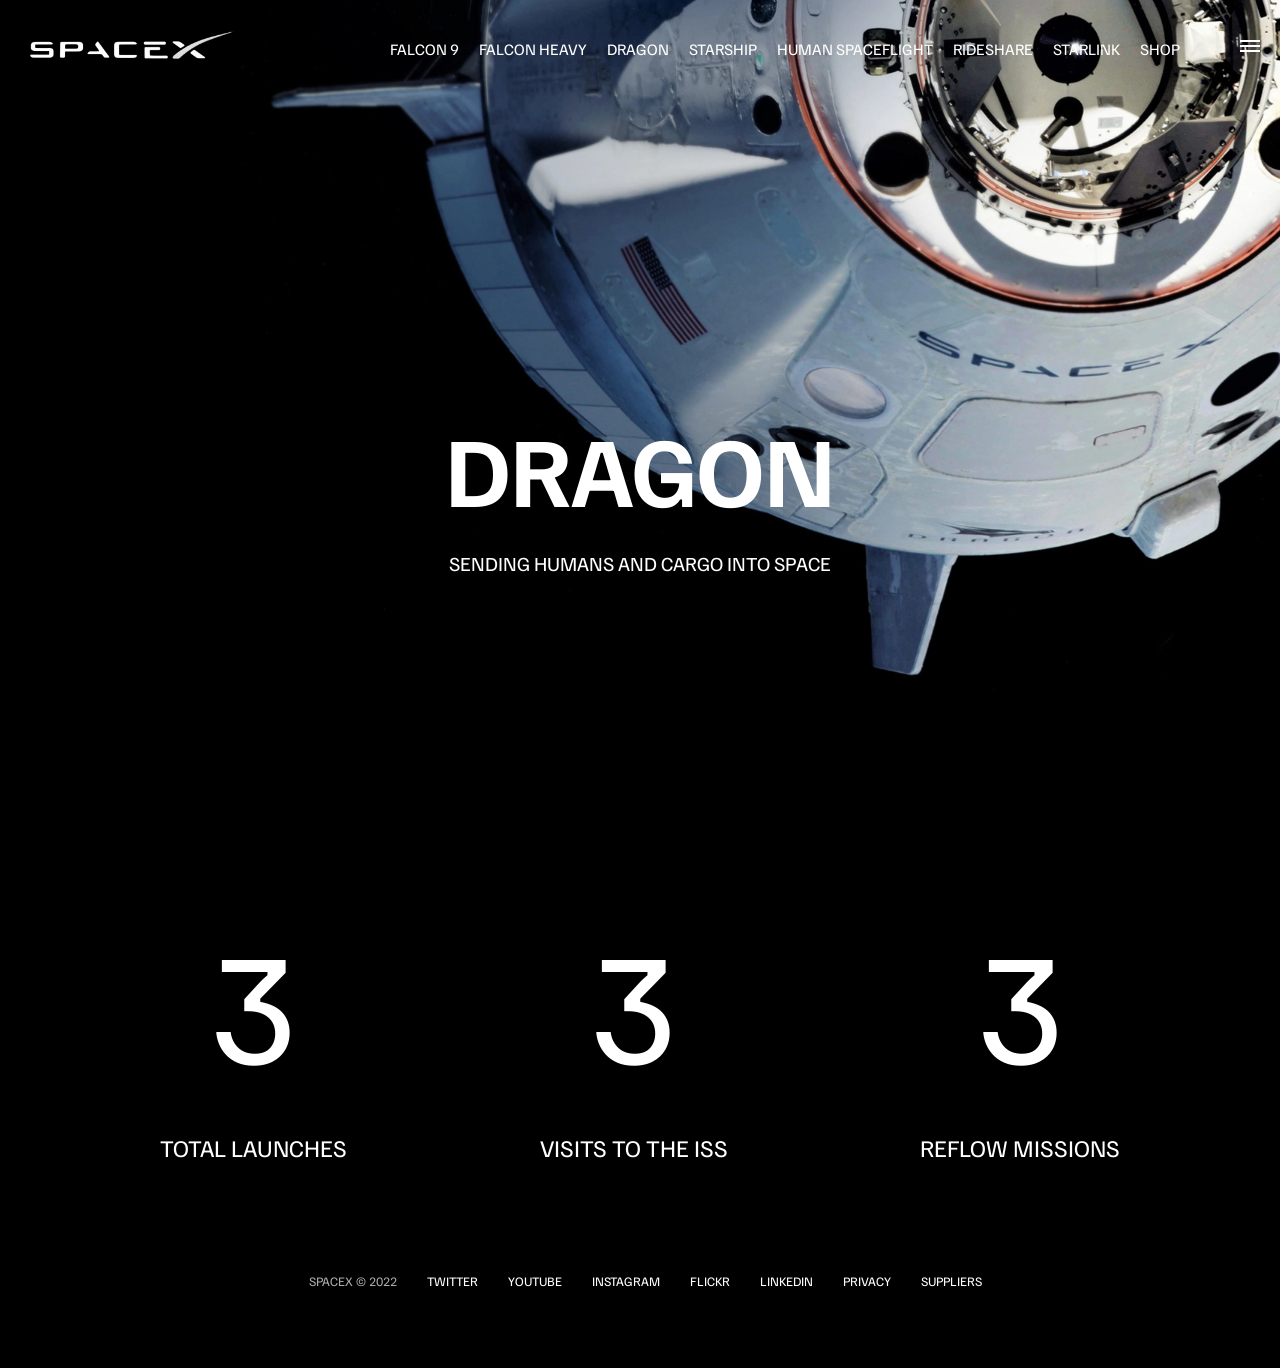
<file: spacex-clone/dragon.html>
<!DOCTYPE html>
<html lang="en">
  <head>
    <meta charset="UTF-8" />
    <meta http-equiv="X-UA-Compatible" content="IE=edge" />
    <meta name="viewport" content="width=device-width, initial-scale=1.0" />
    <link rel="stylesheet" href="./css/style.css" />
    <script src="./js/script.js" defer></script>
    <title>SpaceX - Dragon</title>
  </head>
  <body>
    <div id="overlay"></div>
    <div id="mobile-menu" class="mobile-main-menu">
      <ul>
        <li><a href="#">MISSION</a></li>
        <li><a href="#">LAUNCHES</a></li>
        <li><a href="#">CAREERS</a></li>
        <li><a href="#">UPDATES</a></li>
        <li><a href="#">SHOP</a></li>

        <li class="mobile-only"><a href="./falcon9.html">FALCON 9</a></li>
        <li class="mobile-only">
          <a href="./falcon-heavy.html">FALCON HEAVY</a>
        </li>
        <li class="mobile-only"><a href="./dragon.html">DRAGON</a></li>
        <li class="mobile-only"><a href="#">STARSHIP</a></li>
        <li class="mobile-only"><a href="#">HUMAN SPACEFLIGHT</a></li>
        <li class="mobile-only"><a href="#">RIDESHARE</a></li>
        <li class="mobile-only"><a href="#">STARLINK</a></li>
      </ul>
    </div>
    <header class="main-header">
      <div class="logo">
        <a href="/">
          <img src="./assets/images/logo.png" alt="SpaceX" />
        </a>
      </div>
      <nav class="desktop-main-menu">
        <ul>
          <li><a href="./falcon9.html">FALCON 9</a></li>
          <li><a href="./falcon-heavy.html">FALCON HEAVY</a></li>
          <li><a href="./dragon.html">DRAGON</a></li>
          <li><a href="#">STARSHIP</a></li>
          <li><a href="#">HUMAN SPACEFLIGHT</a></li>
          <li><a href="#">RIDESHARE</a></li>
          <li><a href="#">STARLINK</a></li>
          <li><a href="#">SHOP</a></li>
        </ul>
      </nav>
    </header>

    <!-- Hamburger Menu -->
    <button id="menu-btn" class="hamburger" type="button">
      <span class="hamburger-top"></span>
      <span class="hamburger-middle"></span>
      <span class="hamburger-bottom"></span>
    </button>

    <!-- Falcon 9 -->
    <section class="section-animate bg-dragon"></section>
    <div class="section-inner-center">
      <h3>DRAGON</h3>
      <p>SENDING HUMANS AND CARGO INTO SPACE</p>
    </div>

    <!-- Stats -->
    <div class="stats">
      <div>
        <span class="counter" data-target="34">0</span>
        <h4>TOTAL LAUNCHES</h4>
      </div>
      <div>
        <span class="counter" data-target="31">0</span>
        <h4>VISITS TO THE ISS</h4>
      </div>
      <div>
        <span class="counter" data-target="13">0</span>
        <h4>REFLOW MISSIONS</h4>
      </div>
    </div>

    <!-- Footer -->
    <footer>
      <ul>
        <li>SpaceX © 2022</li>
        <li><a href="#">TWITTER</a></li>
        <li><a href="#">YOUTUBE</a></li>
        <li><a href="#">INSTAGRAM</a></li>
        <li><a href="#">FLICKR</a></li>
        <li><a href="#">LINKEDIN</a></li>
        <li><a href="#">PRIVACY</a></li>
        <li><a href="#">SUPPLIERS</a></li>
      </ul>
    </footer>
  </body>
</html>
</file>
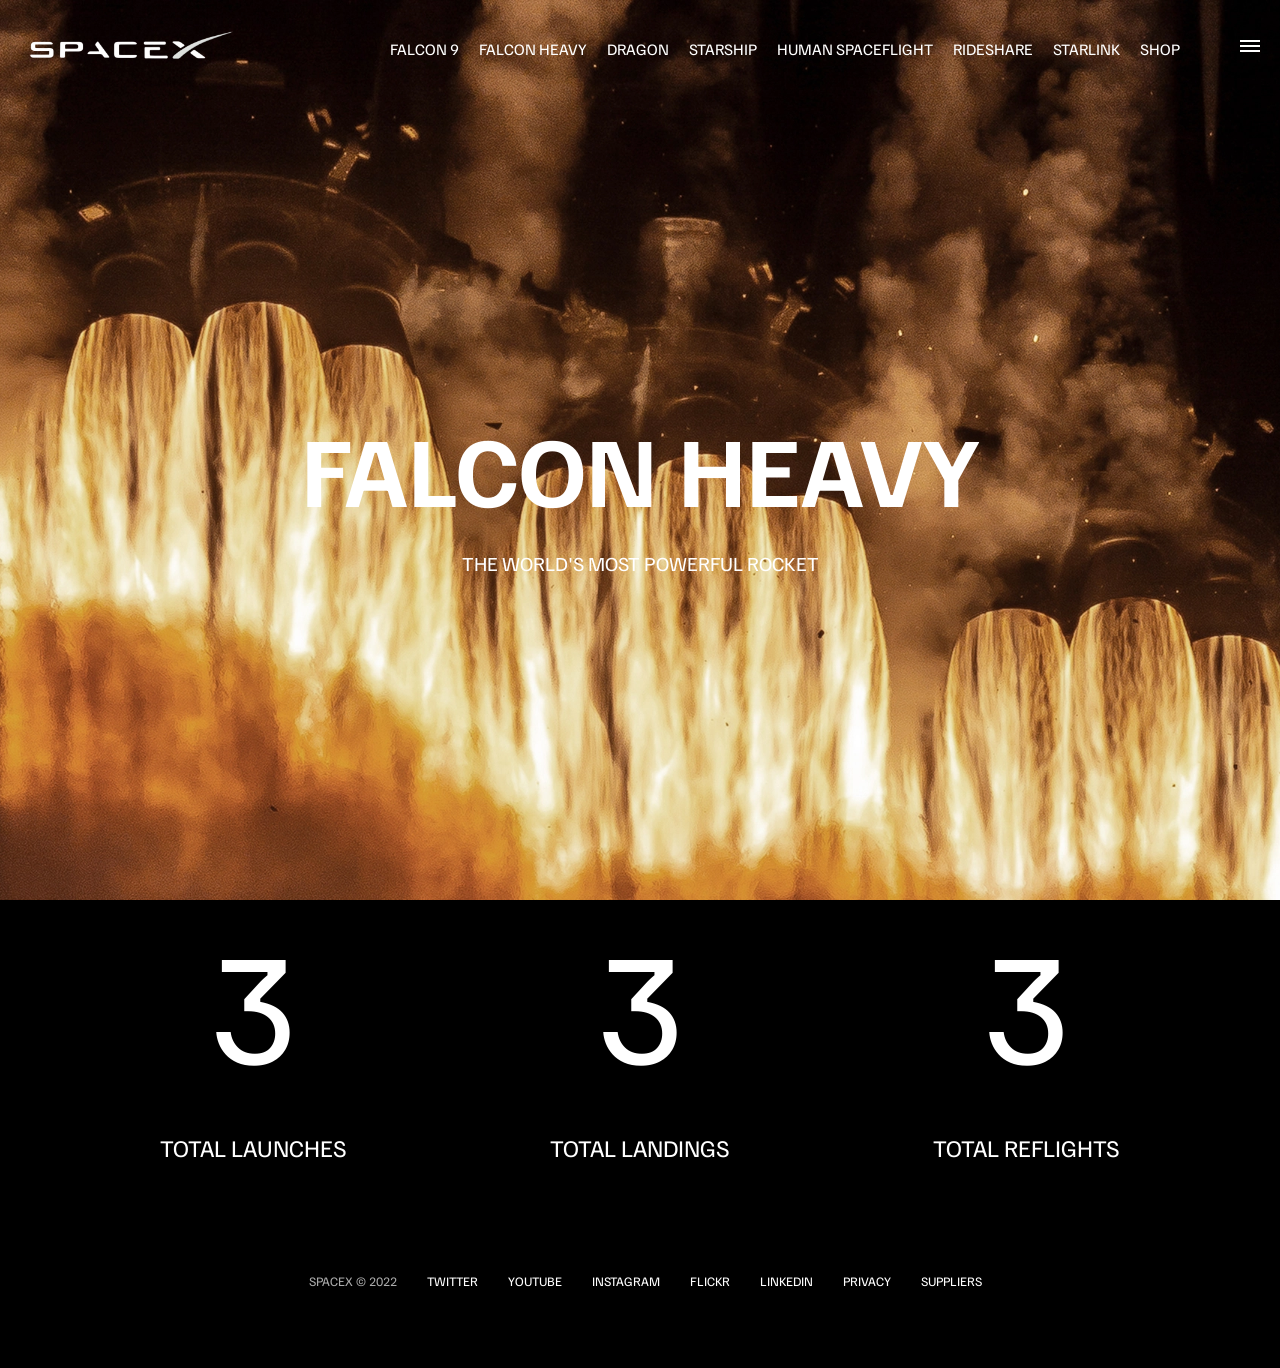
<file: spacex-clone/falcon-heavy.html>
<!DOCTYPE html>
<html lang="en">
  <head>
    <meta charset="UTF-8" />
    <meta http-equiv="X-UA-Compatible" content="IE=edge" />
    <meta name="viewport" content="width=device-width, initial-scale=1.0" />
    <link rel="stylesheet" href="./css/style.css" />
    <script src="./js/script.js" defer></script>
    <title>SpaceX - Falcon Heavy</title>
  </head>
  <body>
    <div id="overlay"></div>
    <div id="mobile-menu" class="mobile-main-menu">
      <ul>
        <li><a href="#">MISSION</a></li>
        <li><a href="#">LAUNCHES</a></li>
        <li><a href="#">CAREERS</a></li>
        <li><a href="#">UPDATES</a></li>
        <li><a href="#">SHOP</a></li>

        <li class="mobile-only"><a href="./falcon9.html">FALCON 9</a></li>
        <li class="mobile-only">
          <a href="./falcon-heavy.html">FALCON HEAVY</a>
        </li>
        <li class="mobile-only"><a href="./dragon.html">DRAGON</a></li>
        <li class="mobile-only"><a href="#">STARSHIP</a></li>
        <li class="mobile-only"><a href="#">HUMAN SPACEFLIGHT</a></li>
        <li class="mobile-only"><a href="#">RIDESHARE</a></li>
        <li class="mobile-only"><a href="#">STARLINK</a></li>
      </ul>
    </div>
    <header class="main-header">
      <div class="logo">
        <a href="/">
          <img src="./assets/images/logo.png" alt="SpaceX" />
        </a>
      </div>
      <nav class="desktop-main-menu">
        <ul>
          <li><a href="./falcon9.html">FALCON 9</a></li>
          <li><a href="./falcon-heavy.html">FALCON HEAVY</a></li>
          <li><a href="./dragon.html">DRAGON</a></li>
          <li><a href="#">STARSHIP</a></li>
          <li><a href="#">HUMAN SPACEFLIGHT</a></li>
          <li><a href="#">RIDESHARE</a></li>
          <li><a href="#">STARLINK</a></li>
          <li><a href="#">SHOP</a></li>
        </ul>
      </nav>
    </header>

    <!-- Hamburger Menu -->
    <button id="menu-btn" class="hamburger" type="button">
      <span class="hamburger-top"></span>
      <span class="hamburger-middle"></span>
      <span class="hamburger-bottom"></span>
    </button>

    <!-- Falcon 9 -->
    <section class="section-animate bg-falcon-heavy"></section>
    <div class="section-inner-center">
      <h3>FALCON HEAVY</h3>
      <p>THE WORLD'S MOST POWERFUL ROCKET</p>
    </div>

    <!-- Stats -->
    <div class="stats">
      <div>
        <span class="counter" data-target="3">0</span>
        <h4>TOTAL LAUNCHES</h4>
      </div>
      <div>
        <span class="counter" data-target="7">0</span>
        <h4>TOTAL LANDINGS</h4>
      </div>
      <div>
        <span class="counter" data-target="4">0</span>
        <h4>TOTAL REFLIGHTS</h4>
      </div>
    </div>

    <!-- Footer -->
    <footer>
      <ul>
        <li>SpaceX © 2022</li>
        <li><a href="#">TWITTER</a></li>
        <li><a href="#">YOUTUBE</a></li>
        <li><a href="#">INSTAGRAM</a></li>
        <li><a href="#">FLICKR</a></li>
        <li><a href="#">LINKEDIN</a></li>
        <li><a href="#">PRIVACY</a></li>
        <li><a href="#">SUPPLIERS</a></li>
      </ul>
    </footer>
  </body>
</html>
</file>
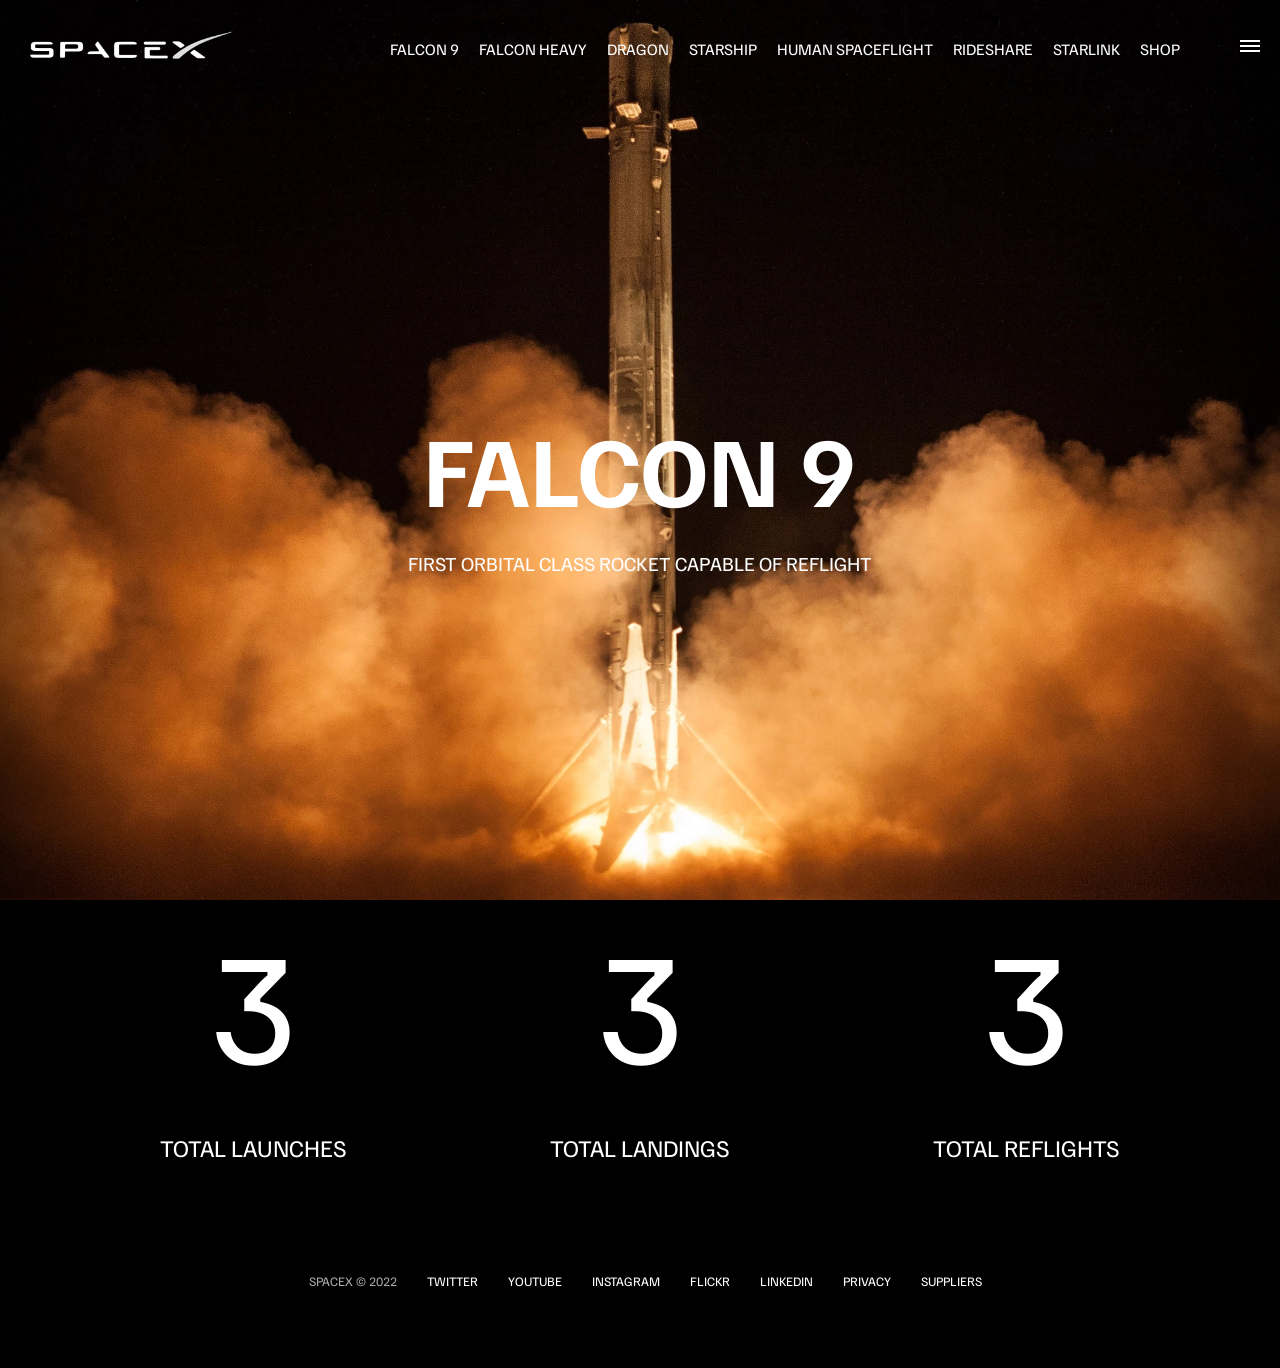
<file: spacex-clone/falcon9.html>
<!DOCTYPE html>
<html lang="en">
  <head>
    <meta charset="UTF-8" />
    <meta http-equiv="X-UA-Compatible" content="IE=edge" />
    <meta name="viewport" content="width=device-width, initial-scale=1.0" />
    <link rel="stylesheet" href="./css/style.css" />
    <script src="./js/script.js" defer></script>
    <title>SpaceX - Falcon 9</title>
  </head>
  <body>
    <div id="overlay"></div>
    <div id="mobile-menu" class="mobile-main-menu">
      <ul>
        <li><a href="#">MISSION</a></li>
        <li><a href="#">LAUNCHES</a></li>
        <li><a href="#">CAREERS</a></li>
        <li><a href="#">UPDATES</a></li>
        <li><a href="#">SHOP</a></li>

        <li class="mobile-only"><a href="./falcon9.html">FALCON 9</a></li>
        <li class="mobile-only">
          <a href="./falcon-heavy.html">FALCON HEAVY</a>
        </li>
        <li class="mobile-only"><a href="./dragon.html">DRAGON</a></li>
        <li class="mobile-only"><a href="#">STARSHIP</a></li>
        <li class="mobile-only"><a href="#">HUMAN SPACEFLIGHT</a></li>
        <li class="mobile-only"><a href="#">RIDESHARE</a></li>
        <li class="mobile-only"><a href="#">STARLINK</a></li>
      </ul>
    </div>
    <header class="main-header">
      <div class="logo">
        <a href="/">
          <img src="./assets/images/logo.png" alt="SpaceX" />
        </a>
      </div>
      <nav class="desktop-main-menu">
        <ul>
          <li><a href="./falcon9.html">FALCON 9</a></li>
          <li><a href="./falcon-heavy.html">FALCON HEAVY</a></li>
          <li><a href="./dragon.html">DRAGON</a></li>
          <li><a href="#">STARSHIP</a></li>
          <li><a href="#">HUMAN SPACEFLIGHT</a></li>
          <li><a href="#">RIDESHARE</a></li>
          <li><a href="#">STARLINK</a></li>
          <li><a href="#">SHOP</a></li>
        </ul>
      </nav>
    </header>

    <!-- Hamburger Menu -->
    <button id="menu-btn" class="hamburger" type="button">
      <span class="hamburger-top"></span>
      <span class="hamburger-middle"></span>
      <span class="hamburger-bottom"></span>
    </button>

    <!-- Falcon 9 -->
    <section class="section-animate bg-falcon-9"></section>
    <div class="section-inner-center">
      <h3>FALCON 9</h3>
      <p>FIRST ORBITAL CLASS ROCKET CAPABLE OF REFLIGHT</p>
    </div>

    <!-- Stats -->
    <div class="stats">
      <div>
        <span class="counter" data-target="3">0</span>
        <h4>TOTAL LAUNCHES</h4>
      </div>
      <div>
        <span class="counter" data-target="7">0</span>
        <h4>TOTAL LANDINGS</h4>
      </div>
      <div>
        <span class="counter" data-target="4">0</span>
        <h4>TOTAL REFLIGHTS</h4>
      </div>
    </div>

    <!-- Footer -->
    <footer>
      <ul>
        <li>SpaceX © 2022</li>
        <li><a href="#">TWITTER</a></li>
        <li><a href="#">YOUTUBE</a></li>
        <li><a href="#">INSTAGRAM</a></li>
        <li><a href="#">FLICKR</a></li>
        <li><a href="#">LINKEDIN</a></li>
        <li><a href="#">PRIVACY</a></li>
        <li><a href="#">SUPPLIERS</a></li>
      </ul>
    </footer>
  </body>
</html>
</file>
<file: spacex-clone/css/style.css>
@import url('https://fonts.googleapis.com/css2?family=Familjen+Grotesk:wght@400;600;700&display=swap');

:root {
  --color-white: #fff;
  --color-black: #000;
}

html {
  box-sizing: border-box;
}

*,
*::before,
*::after {
  box-sizing: inherit;
}

body {
  background: var(--color-black);
  color: var(--color-white);
  font-family: 'Familjen Grotesk', sans-serif;
  margin: 0;
  padding: 0;
}

a {
  text-decoration: none;
  color: var(--color-white);
}

ul {
  list-style: none;
}

/* Header & Navbar */



.main-header {
  position: fixed;
  top: 0;
  left: 0;
  display: flex;
  justify-content: space-between;
  align-items: center;
  z-index: 3;
  width: 100%;
  height: 100px;
  padding: 0 30px;
  transition: background-color 0.5s ease, opacity 0.5s ease; 
}

.hidden-header * {
  opacity: 0;
  visibility: hidden;
}


/* Logo */

.logo {
  width: 210px;
  height: auto;
}

.logo img {
  display: block;
  width: 100%;
  height: auto;
}

/* Desktop Menu */

.desktop-main-menu {
  margin-right: 50px;
}

.desktop-main-menu ul {
  display: flex;
}

.desktop-main-menu ul li {
  position: relative;
  margin-right: 20px;
  padding-bottom: 2px;
}

/* Menu Item Bottom Border */

.desktop-main-menu ul li a::after {
  content: '';
  font-weight: bold;
  position: absolute;
  bottom: 0;
  left: 0;
  width: 100%;
  height: 1px;
  background: #99431f;
  transform: scaleX(0);
  transition: transform 0.6s cubic-bezier(0.19, 1, 0.22, 1);
  transform-origin: right center;
}

.desktop-main-menu ul li a:hover::after {
  transform: scaleX(1);
  transform-origin: left center;
  transition-duration: 0.4s;
}

/* Sections */

section {
  position: relative;
  height: 100vh;
  background-position: center;
  background-repeat: no-repeat;
  background-size: cover;
}

.section-inner {
  position: absolute;
  bottom: 200px;
  left: 150px;
  max-width: 560px;
}

.section-inner h4 {
  font-size: 22px;
  font-weight: 300;
  margin-bottom: 5px;
  animation: fadeInUp 0.5s ease-in-out;
}

.section-inner h2 {
  font-size: 50px;
  margin-bottom: 20px;
  animation: fadeInUp 0.5s ease-in-out 0.2s;
  animation-fill-mode: both; /* Stop from showing at start */
}

.section-inner a {
  animation: fadeInUp 0.5s ease-in-out 0.4s;
  animation-fill-mode: both; /* Stop from showing at start */
}

/* Background Images */

.section-a {
  background-image: url('../assets/images/cs1.1.webp');
}

.section-b {
  background-image: url('../assets/images/serp.webp');
}

.section-c {
  background-image: url('../assets/images/balloon4.webp');
}

.section-d {
  background-image: url('../assets/images/bevo1.1.webp');
}

.section-e {
  background-image: url('../assets/images/rash1.webp');
}

.section-f {
  background-image: url('../assets/images/TSLteam.webp');
}

.btn {
  position: relative;
  display: inline-block;
  cursor: pointer;
  text-align: center;
  min-width: 130px;
  padding: 15px 50px;
  margin-top: 10px;
  border: 2px solid var(--color-white);
  font-weight: 700;
  overflow: hidden;
  z-index: 2;
}

.btn:hover span {
  color: var(--color-black);
}

.btn .hover {
  position: absolute;
  top: 0;
  left: 0;
  width: 100%;
  height: 100%;
  background-color: var(--color-white);
  color: var(--color-black);
  z-index: -1;
  transform: translateY(100%);
  transition: transform 0.6s cubic-bezier(0.19, 1, 0.22, 1);
}

.btn:hover .hover {
  transform: translateY(0);
}

.scroll-arrow {
  position: absolute;
  bottom: 50px;
  left: 50%;
  transform: translateX(-50%);
  animation: fadeBounce 5s infinite;
}

/* Footer */

footer {
  position: relative;
  padding: 55px 0;
}

footer ul {
  display: flex;
  justify-content: center;
  align-items: center;
  flex-wrap: wrap;
}

footer ul li {
  color: #aaa;
  font-size: 13px;
  line-height: 2.5;
  margin-right: 30px;
  text-transform: uppercase;
}

footer ul li a {
  color: var(--color-white);
  transition: color 0.6s;
}

footer ul li a:hover {
  color: #aaa;
}

/* Hamburger Menu */

.hamburger {
  position: fixed;
  top: 40px;
  right: 20px;
  z-index: 10;
  cursor: pointer;
  width: 20px;
  height: 20px;
  background: none;
  border: none;
}

.hamburger-top,
.hamburger-middle,
.hamburger-bottom {
  position: absolute;
  width: 20px;
  height: 2px;
  top: 0;
  left: 0;
  background: var(--color-white);
  transition: all 0.5s;
}

.hamburger-middle {
  transform: translateY(5px);
}

.hamburger-bottom {
  transform: translateY(10px);
}

.open {
  transform: rotate(90deg);
}

.open .hamburger-top {
  transform: rotate(45deg) translateY(6px) translateX(6px);
}

.open .hamburger-middle {
  display: none;
}

.open .hamburger-bottom {
  transform: rotate(-45deg) translateY(6px) translateX(-6px);
}

/* Overlay */

.overlay-show {
  position: fixed;
  top: 0;
  left: 0;
  width: 100%;
  height: 100%;
  background-color: rgba(0, 0, 0, 0.5);
  z-index: 3;
}

.stop-scrolling {
  overflow: hidden;
}

/* Hide Mobile Main Items */

.mobile-only {
  display: none;
}

/* Mobile Menu */

.mobile-main-menu {
  position: fixed;
  top: 0;
  right: 0;
  width: 350px;
  height: 100%;
  background-color: var(--color-black);
  z-index: 4;
  display: flex;
  justify-content: center;
  align-items: center;
  transform: translateX(100%);
  transition: transform 0.6s cubic-bezier(0.19, 1, 0.22, 1);
}

/* Bring Menu from Right */

.show-menu {
  transform: translateX(0);
}

.mobile-main-menu ul {
  display: flex;
  flex-direction: column;
  align-items: flex-end;
  justify-content: center;
  padding: 50px;
  width: 100%;
}

.mobile-main-menu ul li {
  border-bottom: 1px solid #555;
  font-size: 18px;
  margin-bottom: 20px;
  padding-bottom: 8px;
  text-align: right;
  width: 100%;
}

.mobile-main-menu ul li a {
  color: var(--color-white);
  transition: color 0.6s;
}

.mobile-main-menu ul li a:hover {
  color: #99431f;
}

/* Inner Pages */

.bg-falcon-9 {
  background-image: url('../assets/images/falcon-9.webp');
}

.bg-falcon-heavy {
  background-image: url('../assets/images/falcon-heavy.webp');
}

.bg-dragon {
  background-image: url('../assets/images/dragon.webp');
}

.section-animate {
  animation: fadeIn 2s ease-in-out;
}

.section-inner-center {
  position: absolute;
  top: 50%;
  left: 50%;
  transform: translate(-50%, -50%);
  text-align: center;
  width: 80%;
}

.section-inner-center h3 {
  font-size: 100px;
  margin-bottom: 15px;
  animation: fadeInUp 0.5s ease-in-out;
}

.section-inner-center p {
  font-size: 20px;
  animation: fadeInUp 0.5s ease-in-out 0.2s;
  animation-fill-mode: both;
}

/* Stats */

.stats {
  max-width: 960px;
  margin: 0 auto;
  display: flex;
  justify-content: space-between;
  align-items: center;
  text-align: center;
}

.stats div span {
  font-size: 160px;
}

.stats div h4 {
  font-size: 24px;
  font-weight: 300;
}

/* Animations */

@keyframes fadeInUp {
  0% {
    opacity: 0;
    transform: translateY(140px);
  }
  100% {
    opacity: 1;
    transform: translateY(0);
  }
}

@keyframes fadeIn {
  0% {
    opacity: 0;
  }
  100% {
    opacity: 1;
  }
}

@keyframes fadeBounce {
  0%,
  20%,
  50%,
  80%,
  100% {
    opacity: 0;
    transform: translateY(-20px);
  }

  40% {
    opacity: 1;
    transform: translateY(0);
  }
}

/* Media Queries */

@media (max-width: 960px) {
  /* Hide Desktop Menu */

  .desktop-main-menu {
    display: none;
  }

  /* Show Mobile Main Items */

  .mobile-only {
    display: block;
  }

  .section-inner-center h3 {
    font-size: 75px;
  }
}

@media (max-width: 600px) {
  .section-inner {
    bottom: 75px;
    left: 20px;
  }

  .section-inner h2 {
    font-size: 40px;
  }

  footer ul li:first-child {
    position: absolute;
    top: 30px;
    left: 50%;
    transform: translate(-50%, -50%);
  }

  footer ul li {
    margin-right: 15px;
  }

  .logo {
    width: 150px;
    margin: auto;
  }

  .section-inner-center h3 {
    font-size: 50px;
  }

  .stats {
    flex-direction: column;
  }

  .stats div {
    margin-bottom: 20px;
  }
}

.black-background {
  background-color: var(--color-black);
  transition: transform 0.5s ease, background-color 0.5s ease;
}

::selection {
  background-color: #99431f;
  color: #fff;
}

/* For better cross-browser compatibility */
::-moz-selection {
  background-color: #99431f;
  color: #fff;
}
</file>
